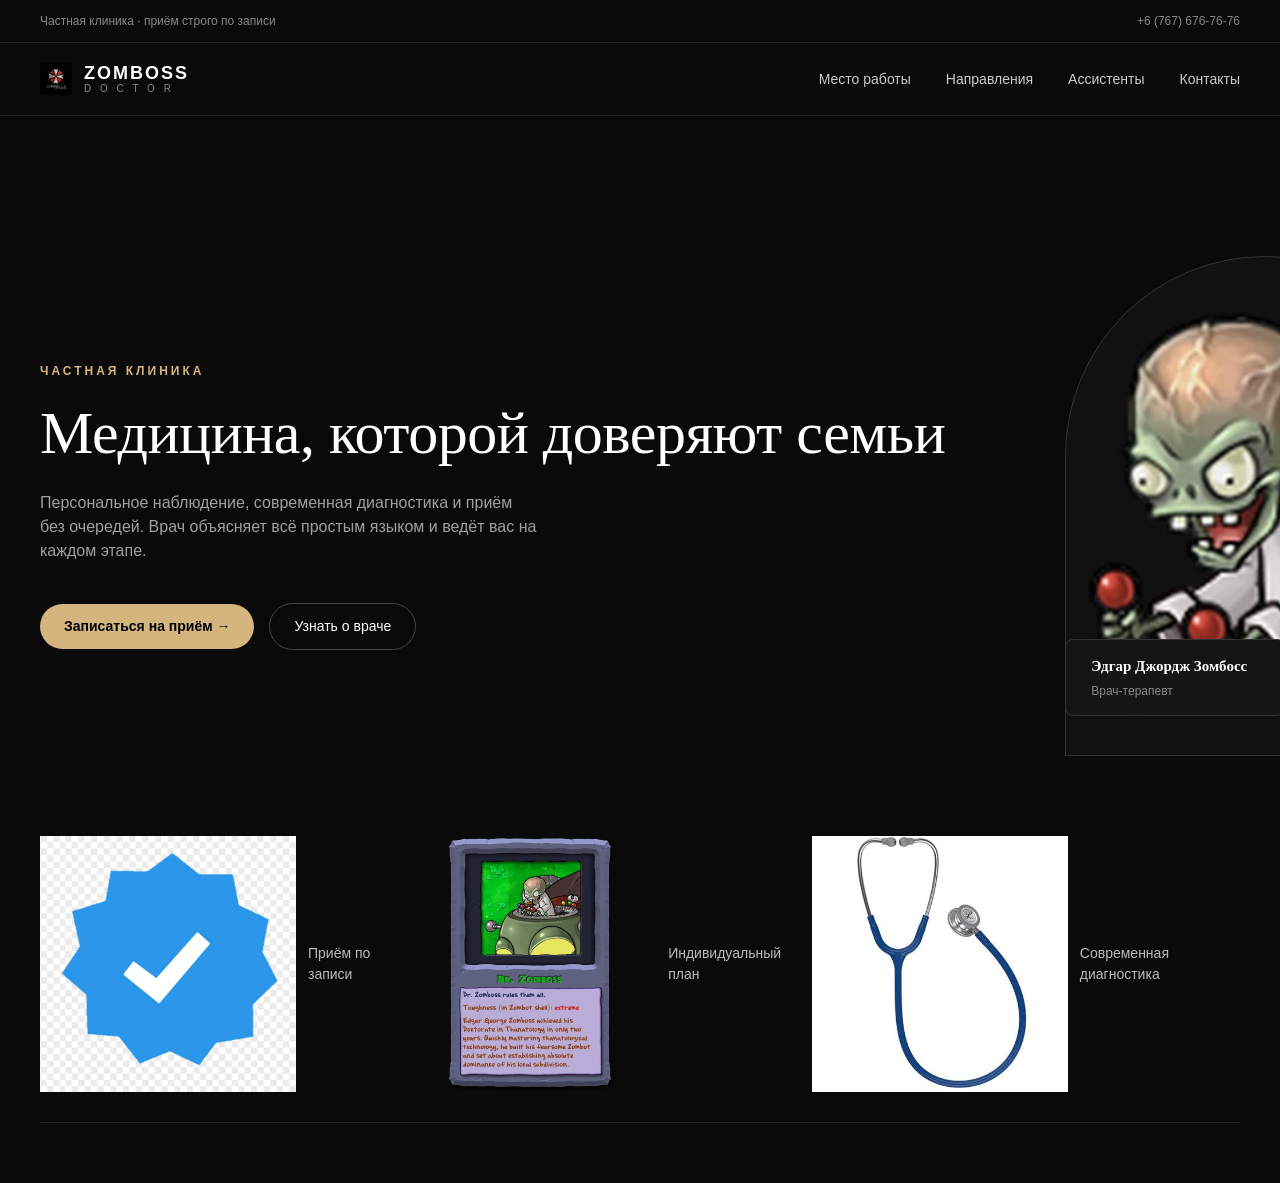
<file: index.html>
<!DOCTYPE html>
<html lang="ru">
<head>
    <meta charset="UTF-8">
    <meta name="viewport" content="width=device-width, initial-scale=1.0">
    <title>Запись к терапевту</title>
    <link rel="stylesheet" href="cartinki.css">
</head>
<body>

    <div class="top-bar">
        <div class="container top-bar-inner">
            <span>Частная клиника · приём строго по записи</span>
            <span>+6 (767) 676-76-76</span>
        </div>
    </div>

    <header class="main-header">
        <div class="container header-inner">
            <a href="index.html" class="logo">
                <img src="Logo.jpg" alt="Логотип" class="logo-icon">
                <div class="logo-text">
                    <strong>ZOMBOSS</strong>
                    <span>D O C T O R</span>
                </div>
            </a>
            
            <nav class="main-nav">
                <a href="#" onclick="toggleWorkText(); return false;">Место работы</a>
                <a href="perexod.html">Направления</a>
                <a href="assistenty.html">Ассистенты</a>
                <a href="#" onclick="toggleContactText(); return false;">Контакты</a>
            </nav>
        </div>

        <div id="workInfo" class="dropdown-info">
            <div class="container">
                <p>📍 <strong>Медцентр «Посмертный шанс»</strong> — г. Некрополь, ул. Реанимационная, 13</p>
                <p>📍 <strong>Клинико-диагностический центр «Санаторий Вечность»</strong> — г. Моргоград, пер. Трансплантационный</p>
            </div>
        </div>

        <div id="contactInfo" class="dropdown-info">
            <div class="container">
                <p>📞 <strong>Регистратура:</strong> <a href="tel:+79991112233">+9 (876) 543-21-00</a></p>
                <p>📞 <strong>Справочная служба:</strong> <a href="tel:+79994445566">+1 (234) 567-89-01</a></p>
            </div>
        </div>
    </header>

    <main class="container">
        <section class="hero">
            <div class="hero-text">
                <p class="subtitle">ЧАСТНАЯ КЛИНИКА</p>
                <h1>Медицина, которой доверяют семьи</h1>
                <p class="desc">Персональное наблюдение, современная диагностика и приём без очередей. Врач объясняет всё простым языком и ведёт вас на каждом этапе.</p>
                <div class="buttons">
                    <a href="anketa.html" class="btn-primary">Записаться на приём →</a>
                    <a href="cartochka.html" class="btn-outline">Узнать о враче</a>
                </div>
            </div>

            <div class="hero-image-block">
                <div class="arch-frame">
                    <img src="doctor.jpeg" alt="Врач" class="doctor-photo">
                </div>
                <div class="doctor-badge">
                    <strong>Эдгар Джордж Зомбосс</strong>
                    <span>Врач-терапевт</span>
                </div>
            </div>
        </section>

        <section class="features">
            <div class="feature-item">
                <img src="zapis.jpeg" alt="Иконка" class="feature-icon">
                <span>Приём по записи</span>
            </div>
            <div class="feature-item">
                <img src="plan.jpeg" alt="Иконка" class="feature-icon">
                <span>Индивидуальный план</span>
            </div>
            <div class="feature-item">
                <img src="diag.jpg" alt="Иконка" class="feature-icon">
                <span>Современная диагностика</span>
            </div>
        </section>

        <div class="section-divider"></div>
    </main>

    <script>
        function toggleWorkText() {
            var workBlock = document.getElementById("workInfo");
            var contactBlock = document.getElementById("contactInfo");
            contactBlock.classList.remove("show");
            workBlock.classList.toggle("show");
        }

        function toggleContactText() {
            var contactBlock = document.getElementById("contactInfo");
            var workBlock = document.getElementById("workInfo");
            workBlock.classList.remove("show");
            contactBlock.classList.toggle("show");


}
    </script>

</body>
</html>
</file>
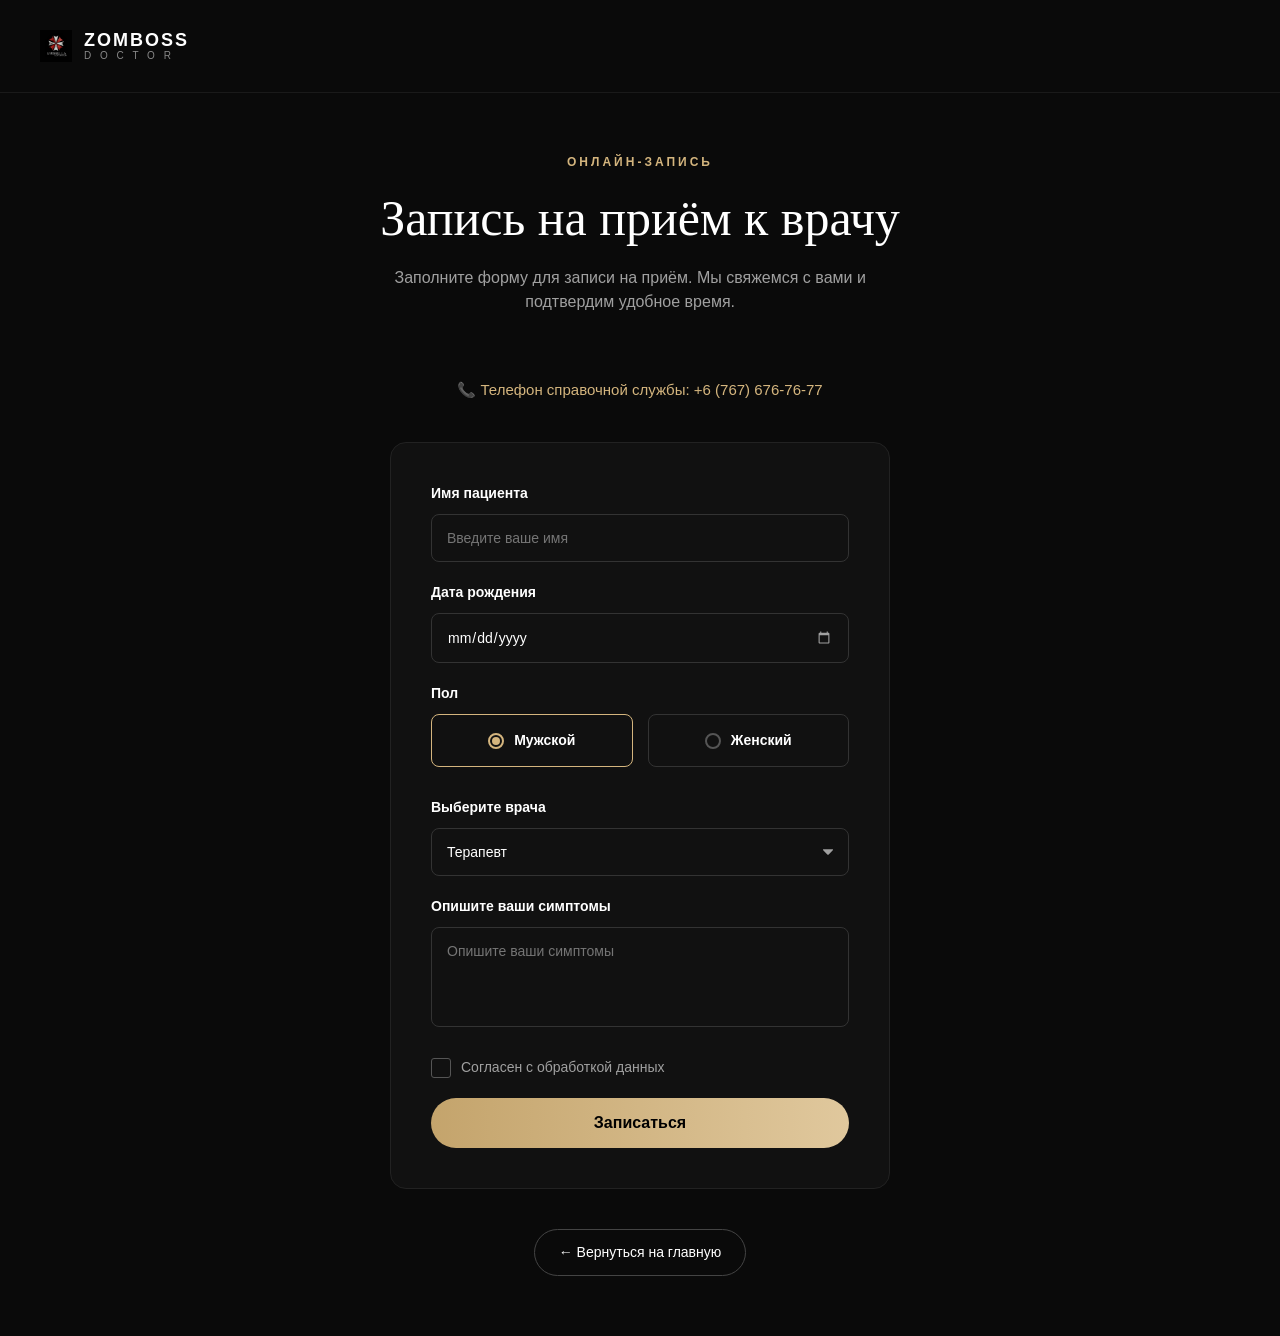
<file: anketa.html>
<!DOCTYPE html>
<html lang="ru">
<head>
    <meta charset="UTF-8">
    <meta name="viewport" content="width=device-width, initial-scale=1.0">
    <title>Анкета к терапевту</title>
    <link rel="stylesheet" href="cartinki.css">
</head>
<body>

    <header class="booking-header">
        <div class="container booking-header-inner">
            <a href="index.html" class="logo">
                <img src="Logo.jpg" alt="Логотип" class="logo-icon">
                <div class="logo-text">
                    <strong>ZOMBOSS</strong>
                    <span>D O C T O R</span>
                </div>
            </a>
        </div>
    </header>

    <main class="container booking-main">
        
        <div class="booking-text">
            <p class="subtitle">ОНЛАЙН-ЗАПИСЬ</p>
            <h1>Запись на приём к врачу</h1>
            <p class="desc">Заполните форму для записи на приём. Мы свяжемся с вами и подтвердим удобное время.</p>
            
            <div class="contact-info">
                <span>📞 Телефон справочной службы: +6 (767) 676-76-77</span>
            </div>
        </div>

        <div class="form-card">
            <form action="#">
                
                <div class="form-group">
                    <label for="name">Имя пациента</label>
                    <input type="text" id="name" placeholder="Введите ваше имя">
                </div>

                <div class="form-group">
                    <label for="date">Дата рождения</label>
                    <input type="date" id="date">
                </div>

                <div class="form-group">
                    <label>Пол</label>
                    <div class="custom-radio-group">
                        <label class="radio-label">
                            <input type="radio" name="gender" value="male" checked>
                            <span class="custom-radio"></span>
                            Мужской
                        </label>
                        <label class="radio-label">
                            <input type="radio" name="gender" value="female">
                            <span class="custom-radio"></span>
                            Женский
                        </label>
                    </div>
                </div>

                <div class="form-group">
                    <label for="doctor">Выберите врача</label>
                    <select id="doctor">
                        <option>Терапевт</option>
                        <option>Кардиолог</option>
                        <option>Офтальмолог</option>
                    </select>
                </div>

                <div class="form-group">
                    <label for="symptoms">Опишите ваши симптомы</label>
                    <textarea id="symptoms" placeholder="Опишите ваши симптомы"></textarea>
                </div>

                <div class="form-group checkbox-group">
                    <label class="checkbox-label">
                        <input type="checkbox">
                        <span class="custom-checkbox"></span>
                        Согласен с обработкой данных
                    </label>
                </div>

                <button type="submit" class="btn-submit">Записаться</button>

            </form>
        </div>

        <div class="return-btn-container" style="margin-top: 40px;">
            <a href="index.html" class="btn-outline">← Вернуться на главную</a>
        </div>

    </main>

</body>
</html>
</file>
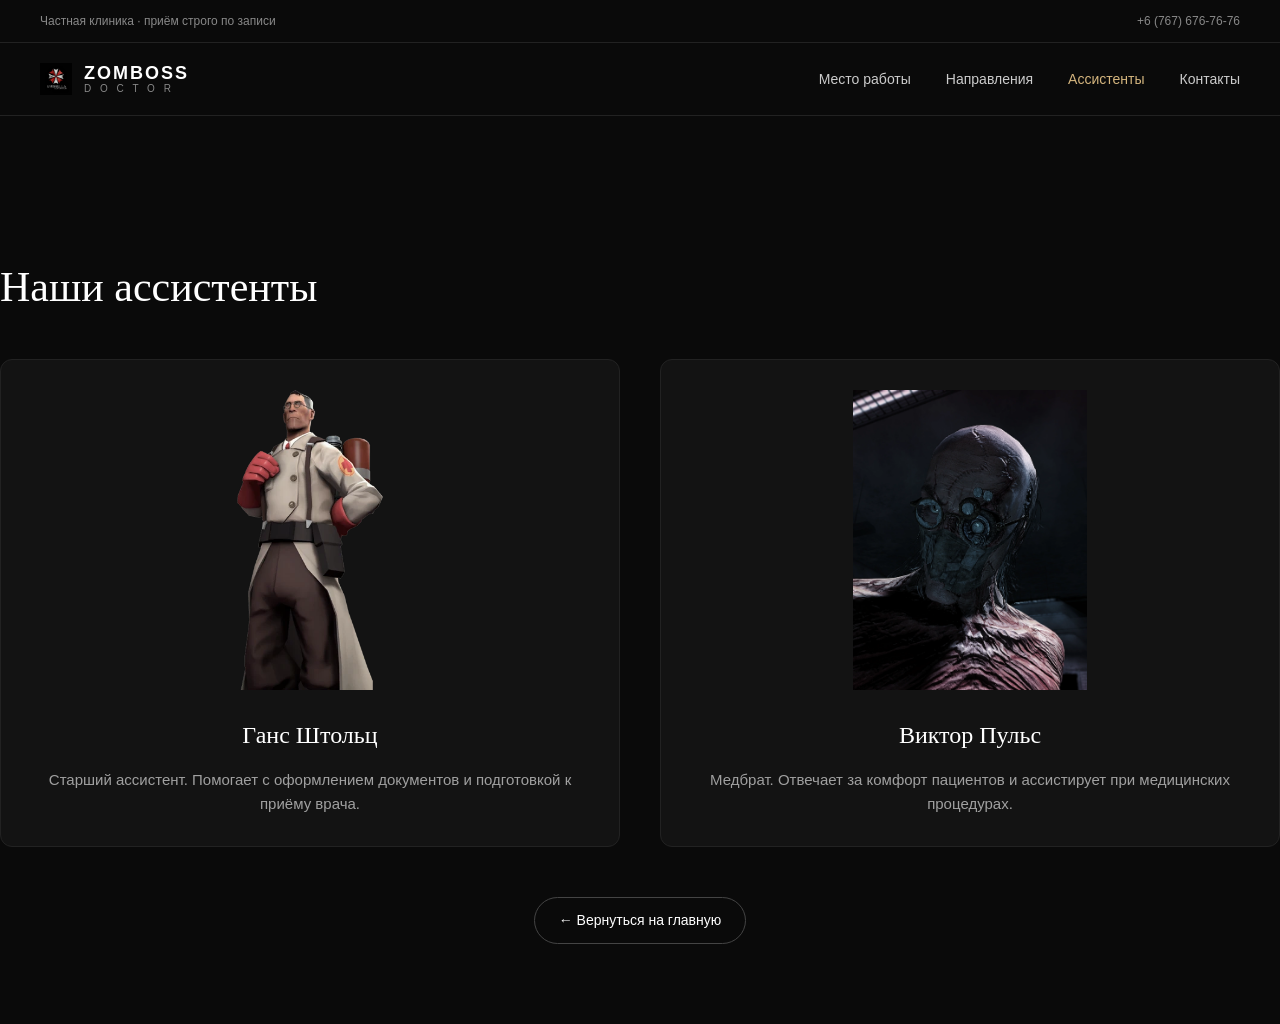
<file: assistenty.html>
<!DOCTYPE html>
<html lang="ru">
<head>
    <meta charset="UTF-8">
    <meta name="viewport" content="width=device-width, initial-scale=1.0">
    <title>Ассистенты врача</title>
    <link rel="stylesheet" href="cartinki.css">
</head>
<body>

    <div class="top-bar">
        <div class="container top-bar-inner">
            <span>Частная клиника · приём строго по записи</span>
            <span>+6 (767) 676-76-76</span>
        </div>
    </div>

    <header class="main-header">
        <div class="container header-inner">
            <a href="index.html" class="logo">
                <img src="Logo.jpg" alt="Логотип" class="logo-icon">
                <div class="logo-text">
                   <strong>ZOMBOSS</strong>
                    <span>D O C T O R</span>
                </div>
            </a>
            
            <nav class="main-nav">
                <a href="#" onclick="toggleWorkText(); return false;">Место работы</a>
                <a href="perexod.html">Направления</a>
                <a href="assistenty.html" style="color: #d4b57e;">Ассистенты</a>
                <a href="#" onclick="toggleContactText(); return false;">Контакты</a>
            </nav>
        </div>

        <div id="workInfo" class="dropdown-info">
            <div class="container">
                 <p>📍 <strong>Медцентр «Посмертный шанс»</strong> — г. Некрополь, ул. Реанимационная, 13</p>
                <p>📍 <strong>Клинико-диагностический центр «Санаторий Вечность»</strong> — г. Моргоград, пер. Трансплантационный</p>
            </div>
        </div>

        <div id="contactInfo" class="dropdown-info">
            <div class="container">
                <p>📞 <strong>Регистратура:</strong> <a href="tel:+79991112233">+9 (876) 543-21-00</a></p>
                <p>📞 <strong>Справочная служба:</strong> <a href="tel:+79994445566">+1 (234) 567-89-01</a></p>
            </div>
        </div>
    </header>

    <main class="container page-section">
        <div class="services-head">
            <h2>Наши ассистенты</h2>
        </div>
        
        <div class="assistants-grid">
            
            <div class="assistant-card">
                <img src="assist1.jpeg" alt="Ассистент 1" class="assistant-photo">
                <h3>Ганс Штольц</h3>
                <p>Старший ассистент. Помогает с оформлением документов и подготовкой к приёму врача.</p>
            </div>

            <div class="assistant-card">
                <img src="assist2.jpeg" alt="Ассистент 2" class="assistant-photo">
                <h3>Виктор Пульс</h3>
                <p>Медбрат. Отвечает за комфорт пациентов и ассистирует при медицинских процедурах.</p>
            </div>

        </div>

        <div class="return-btn-container">
            <a href="index.html" class="btn-outline">← Вернуться на главную</a>
        </div>
    </main>

    <script>
        function toggleWorkText() {
            var workBlock = document.getElementById("workInfo");
            var contactBlock = document.getElementById("contactInfo");
            contactBlock.classList.remove("show");
            workBlock.classList.toggle("show");
        }

        function toggleContactText() {
            var contactBlock = document.getElementById("contactInfo");
            var workBlock = document.getElementById("workInfo");
            workBlock.classList.remove("show");
            contactBlock.classList.toggle("show");
        }
    </script>

</body>
</html>
</file>
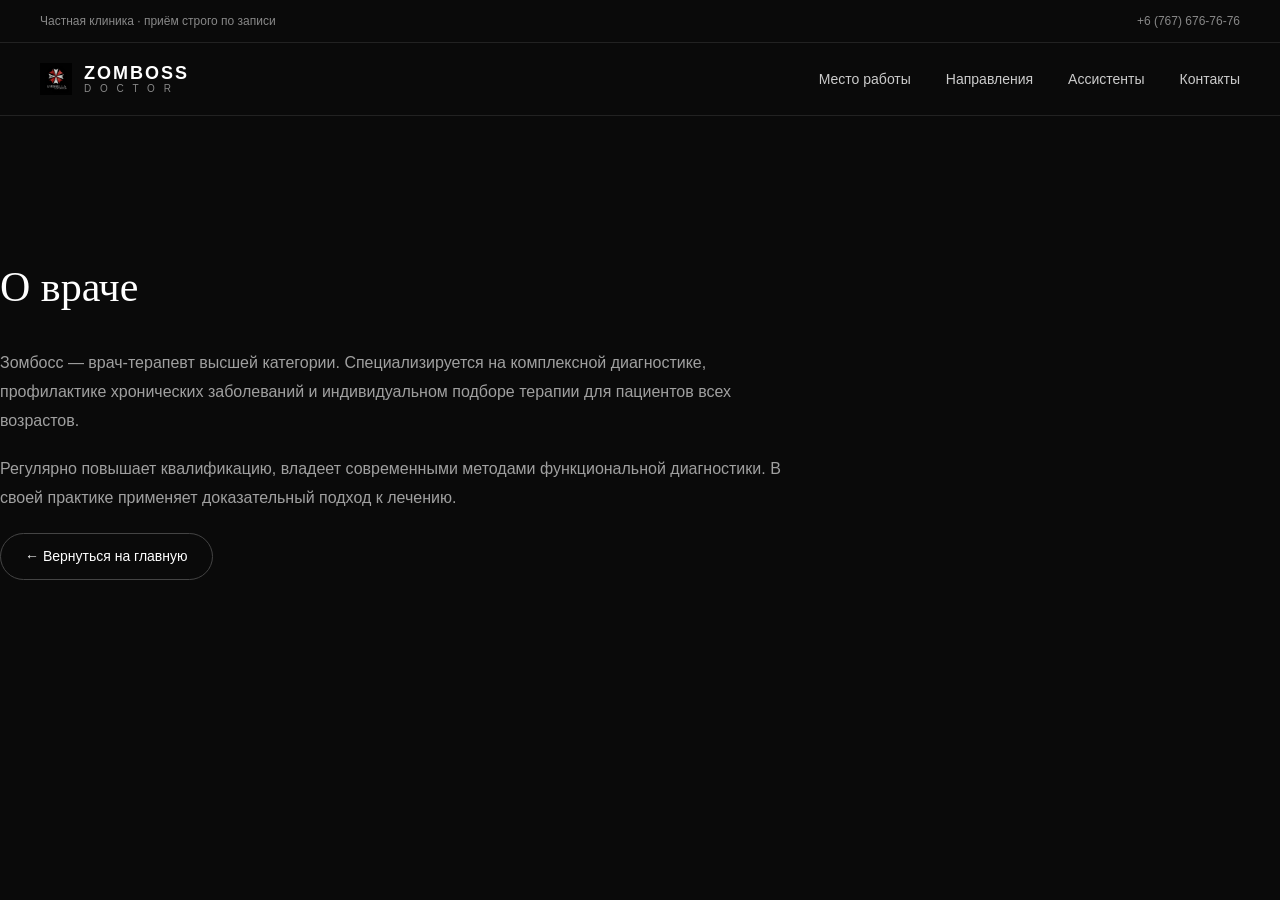
<file: cartochka.html>
<!DOCTYPE html>
<html lang="ru">
<head>
    <meta charset="UTF-8">
    <meta name="viewport" content="width=device-width, initial-scale=1.0">
    <title>О враче-терапевте</title>
    <link rel="stylesheet" href="cartinki.css">
</head>
<body>

    <div class="top-bar">
        <div class="container top-bar-inner">
            <span>Частная клиника · приём строго по записи</span>
            <span>+6 (767) 676-76-76</span>
        </div>
    </div>

    <header class="main-header">
        <div class="container header-inner">
            <a href="index.html" class="logo">
                <img src="Logo.jpg" alt="Логотип" class="logo-icon">
                <div class="logo-text">
                    <strong>ZOMBOSS</strong>
                    <span>D O C T O R</span>
                </div>
            </a>
            
            <nav class="main-nav">
                <a href="#" onclick="toggleWorkText(); return false;">Место работы</a>
                <a href="perexod.html">Направления</a>
                <a href="assistenty.html">Ассистенты</a>
                <a href="#" onclick="toggleContactText(); return false;">Контакты</a>
            </nav>
        </div>

        <div id="workInfo" class="dropdown-info">
            <div class="container">
                <p>📍 <strong>Клиника «ИВАНОВ»</strong> — г. Москва, ул. Ленина, д. 10</p>
                <p>📍 <strong>Медицинский центр «Здоровье»</strong> — г. Москва, пр-т Мира, д. 55</p>
            </div>
        </div>

        <div id="contactInfo" class="dropdown-info">
            <div class="container">
                <p>📞 <strong>Регистратура:</strong> <a href="tel:+79991112233">+9 (876) 543-21-00</a></p>
                <p>📞 <strong>Справочная служба:</strong> <a href="tel:+79994445566">+1 (234) 567-89-01</a></p>
            </div>
        </div>
    </header>

    <main class="container page-section">
        <div class="about-doctor">
            <h2>О враче</h2>
            <p>Зомбосс — врач-терапевт высшей категории. Специализируется на комплексной диагностике, профилактике хронических заболеваний и индивидуальном подборе терапии для пациентов всех возрастов.</p>
            <p>Регулярно повышает квалификацию, владеет современными методами функциональной диагностики. В своей практике применяет доказательный подход к лечению.</p>
            

         <a href="index.html" class="btn-outline">← Вернуться на главную</a>
        </div>
    </main>

    <script>
        function toggleWorkText() {
            var workBlock = document.getElementById("workInfo");
            var contactBlock = document.getElementById("contactInfo");
            contactBlock.classList.remove("show");
            workBlock.classList.toggle("show");
        }

        function toggleContactText() {
            var contactBlock = document.getElementById("contactInfo");
            var workBlock = document.getElementById("workInfo");
            workBlock.classList.remove("show");
            contactBlock.classList.toggle("show");
        }
    </script>

</body>
</html>
</file>
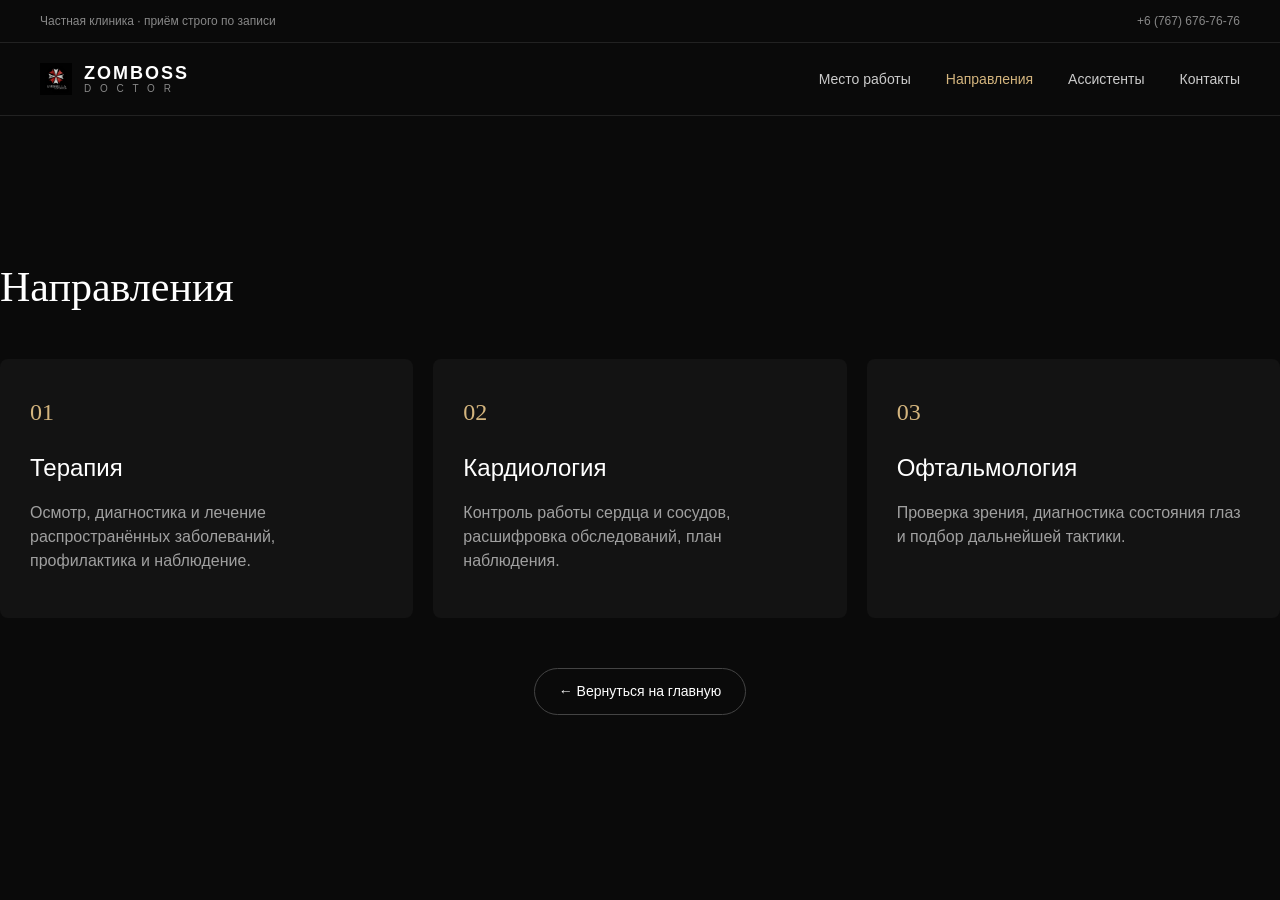
<file: perexod.html>
<!DOCTYPE html>
<html lang="ru">
<head>
    <meta charset="UTF-8">
    <meta name="viewport" content="width=device-width, initial-scale=1.0">
    <title>Направления у терапевта</title>
    <link rel="stylesheet" href="cartinki.css">
</head>
<body>

    <div class="top-bar">
        <div class="container top-bar-inner">
            <span>Частная клиника · приём строго по записи</span>
            <span>+6 (767) 676-76-76</span>
        </div>
    </div>

    <header class="main-header">
        <div class="container header-inner">
            <a href="index.html" class="logo">
                <img src="Logo.jpg" alt="Логотип" class="logo-icon">
                <div class="logo-text">
                 <strong>ZOMBOSS</strong>
                    <span>D O C T O R</span>
                </div>
            </a>
            
            <nav class="main-nav">
                <a href="#" onclick="toggleWorkText(); return false;">Место работы</a>
                <a href="perexod.html" style="color: #d4b57e;">Направления</a>
                <a href="assistenty.html">Ассистенты</a>
                <a href="#" onclick="toggleContactText(); return false;">Контакты</a>
            </nav>
        </div>

        <div id="workInfo" class="dropdown-info">
            <div class="container">
                <p>📍 <strong>Медцентр «Посмертный шанс»</strong> — г. Некрополь, ул. Реанимационная, 13</p>
                <p>📍 <strong>Клинико-диагностический центр «Санаторий Вечность»</strong> — г. Моргоград, пер. Трансплантационный</p>
            </div>
        </div>

        <div id="contactInfo" class="dropdown-info">
            <div class="container">
                <p>📞 <strong>Регистратура:</strong> <a href="tel:+79991112233">+9 (876) 543-21-00</a></p>
                <p>📞 <strong>Справочная служба:</strong> <a href="tel:+79994445566">+1 (234) 567-89-01</a></p>
            </div>
        </div>
    </header>

    <main class="container page-section">
        <div class="services-head">
            <h2>Направления</h2>
        </div>
        
        <div class="cards">
            <div class="card">
                <span class="num">01</span>
                <h3>Терапия</h3>
                <p>Осмотр, диагностика и лечение распространённых заболеваний, профилактика и наблюдение.</p>
            </div>
            
            <div class="card">
                <span class="num">02</span>
                <h3>Кардиология</h3>
                <p>Контроль работы сердца и сосудов, расшифровка обследований, план наблюдения.</p>
            </div>
            
            <div class="card">
                <span class="num">03</span>
                <h3>Офтальмология</h3>
                <p>Проверка зрения, диагностика состояния глаз и подбор дальнейшей тактики.</p>
            </div>
        </div>

        <div class="return-btn-container">
            <a href="index.html" class="btn-outline">← Вернуться на главную</a>
        </div>
    </main>

    <script>
        function toggleWorkText() {
            var workBlock = document.getElementById("workInfo");
            var contactBlock = document.getElementById("contactInfo");
            contactBlock.classList.remove("show");
            workBlock.classList.toggle("show");
        }

        function toggleContactText() {
            var contactBlock = document.getElementById("contactInfo");
            var workBlock = document.getElementById("workInfo");
            workBlock.classList.remove("show");
            contactBlock.classList.toggle("show");
        }
    </script>

</body>
</html>
</file>
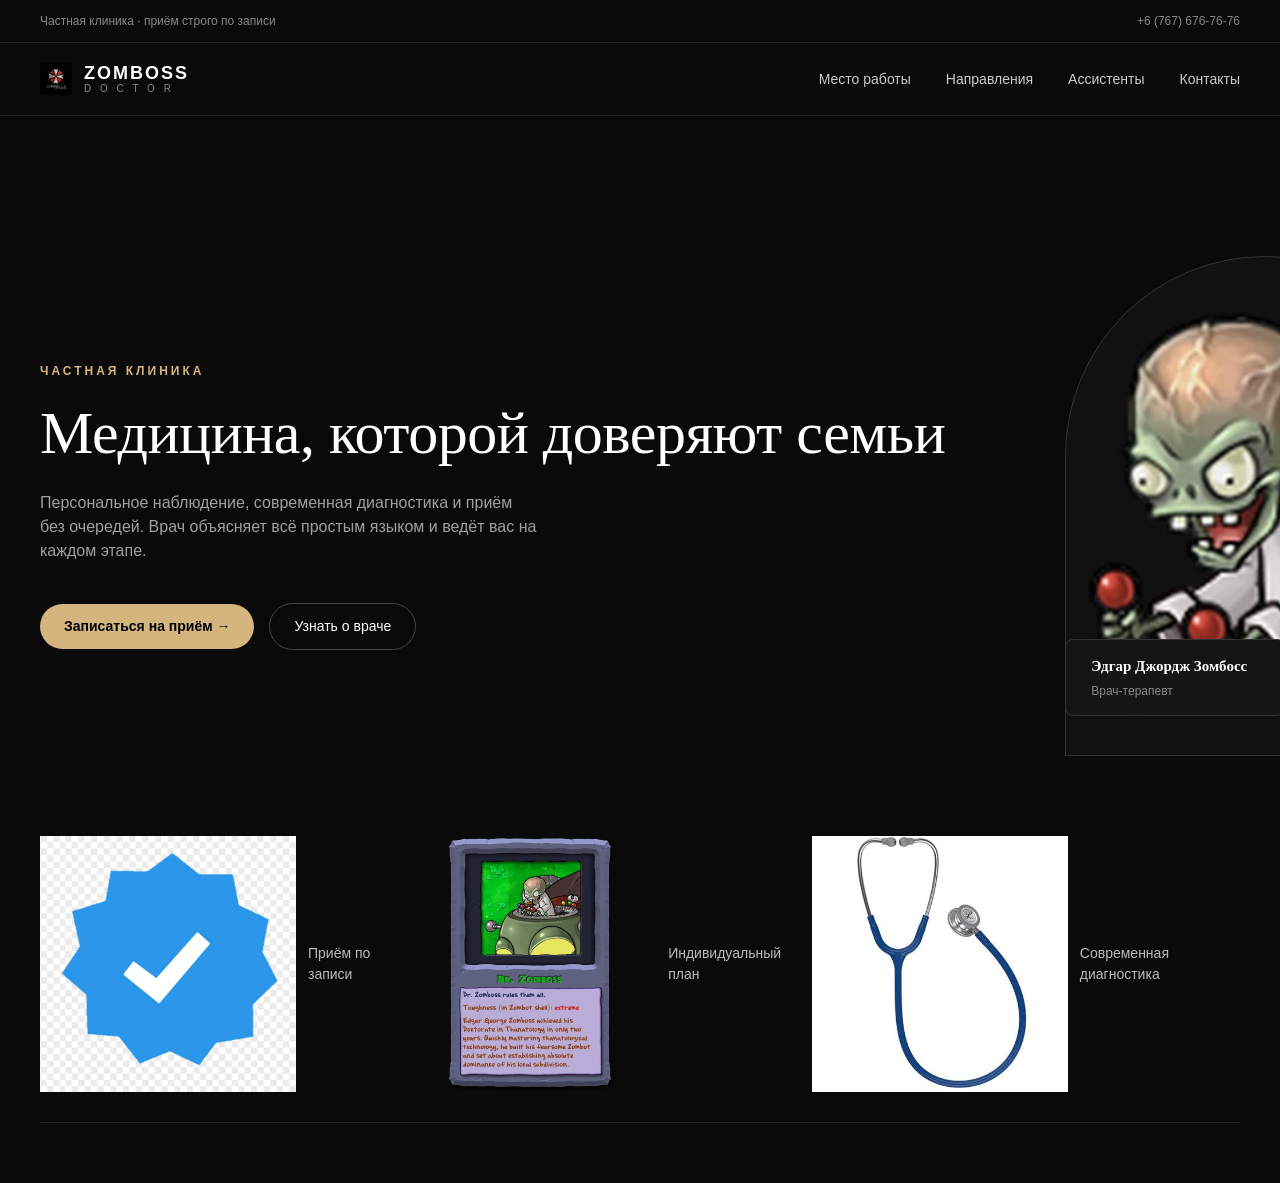
<file: Site.html>
<!DOCTYPE html>
<html lang="ru">
<head>
    <meta charset="UTF-8">
    <meta name="viewport" content="width=device-width, initial-scale=1.0">
    <title>Запись к терапевту</title>
    <link rel="stylesheet" href="cartinki.css">
</head>
<body>

    <div class="top-bar">
        <div class="container top-bar-inner">
            <span>Частная клиника · приём строго по записи</span>
            <span>+6 (767) 676-76-76</span>
        </div>
    </div>

    <header class="main-header">
        <div class="container header-inner">
            <a href="Site.html" class="logo">
                <img src="Logo.jpg" alt="Логотип" class="logo-icon">
                <div class="logo-text">
                    <strong>ZOMBOSS</strong>
                    <span>D O C T O R</span>
                </div>
            </a>
            
            <nav class="main-nav">
                <a href="#" onclick="toggleWorkText(); return false;">Место работы</a>
                <a href="perexod.html">Направления</a>
                <a href="assistenty.html">Ассистенты</a>
                <a href="#" onclick="toggleContactText(); return false;">Контакты</a>
            </nav>
        </div>

        <div id="workInfo" class="dropdown-info">
            <div class="container">
                <p>📍 <strong>Медцентр «Посмертный шанс»</strong> — г. Некрополь, ул. Реанимационная, 13</p>
                <p>📍 <strong>Клинико-диагностический центр «Санаторий Вечность»</strong> — г. Моргоград, пер. Трансплантационный</p>
            </div>
        </div>

        <div id="contactInfo" class="dropdown-info">
            <div class="container">
                <p>📞 <strong>Регистратура:</strong> <a href="tel:+79991112233">+9 (876) 543-21-00</a></p>
                <p>📞 <strong>Справочная служба:</strong> <a href="tel:+79994445566">+1 (234) 567-89-01</a></p>
            </div>
        </div>
    </header>

    <main class="container">
        <section class="hero">
            <div class="hero-text">
                <p class="subtitle">ЧАСТНАЯ КЛИНИКА</p>
                <h1>Медицина, которой доверяют семьи</h1>
                <p class="desc">Персональное наблюдение, современная диагностика и приём без очередей. Врач объясняет всё простым языком и ведёт вас на каждом этапе.</p>
                <div class="buttons">
                    <a href="anketa.html" class="btn-primary">Записаться на приём →</a>
                    <a href="cartochka.html" class="btn-outline">Узнать о враче</a>
                </div>
            </div>

            <div class="hero-image-block">
                <div class="arch-frame">
                    <img src="doctor.jpeg" alt="Врач" class="doctor-photo">
                </div>
                <div class="doctor-badge">
                    <strong>Эдгар Джордж Зомбосс</strong>
                    <span>Врач-терапевт</span>
                </div>
            </div>
        </section>

        <section class="features">
            <div class="feature-item">
                <img src="zapis.jpeg" alt="Иконка" class="feature-icon">
                <span>Приём по записи</span>
            </div>
            <div class="feature-item">
                <img src="plan.jpeg" alt="Иконка" class="feature-icon">
                <span>Индивидуальный план</span>
            </div>
            <div class="feature-item">
                <img src="diag.jpg" alt="Иконка" class="feature-icon">
                <span>Современная диагностика</span>
            </div>
        </section>

        <div class="section-divider"></div>
    </main>

    <script>
        function toggleWorkText() {
            var workBlock = document.getElementById("workInfo");
            var contactBlock = document.getElementById("contactInfo");
            contactBlock.classList.remove("show");
            workBlock.classList.toggle("show");
        }

        function toggleContactText() {
            var contactBlock = document.getElementById("contactInfo");
            var workBlock = document.getElementById("workInfo");
            workBlock.classList.remove("show");
            contactBlock.classList.toggle("show");


}
    </script>

</body>
</html>
</file>
<file: cartinki.css>
* {
    margin: 0;
    padding: 0;
    box-sizing: border-box;
}

body {
    background-color: #0a0a0a;
    color: #a0a0a0;
    font-family: Arial, sans-serif;
    line-height: 1.5;
}

h1, h2, h3 {
    font-family: 'Times New Roman', serif;
    font-weight: normal;
    color: #ffffff;
}

a {
    text-decoration: none;
    color: inherit;
    transition: color 0.3s;
}

a:hover {
    color: #d4b57e;
}

.container {
    max-width: 1400px; 
    margin: 0 auto;
    padding: 0 40px;
}

.top-bar {
    border-bottom: 1px solid #222; 
    padding: 12px 0;
    font-size: 12px;
    color: #888;
}

.top-bar-inner {
    display: flex;
    justify-content: space-between;
    align-items: center;
}

.main-header {
    border-bottom: 1px solid #222; 
    padding: 20px 0;
    position: relative; 
}

.header-inner {
    display: flex;
    justify-content: space-between;
    align-items: center;
}

.logo {
    display: flex;
    align-items: center;
    gap: 12px;
}

.logo-icon {
    width: 32px;
    height: 32px;
    object-fit: contain;
}

.logo-text {
    display: flex;
    flex-direction: column;
    line-height: 1.1;
}

.logo-text strong {
    font-size: 18px;
    color: #ffffff;
    letter-spacing: 2px;
}

.logo-text span {
    font-size: 10px;
    color: #888;
    letter-spacing: 3px;
}

.main-nav {
    display: flex;
    gap: 35px;
    font-size: 14px;
}

.main-nav a {
    color: #ccc;
}

.dropdown-info {
    position: absolute;
    top: 100%;
    left: 0;
    width: 100%;
    background-color: #131313;
    border-bottom: 1px solid transparent;
    text-align: center;
    opacity: 0;
    visibility: hidden;
    transform: translateY(-10px);
    transition: all 0.3s ease-in-out;
    z-index: 100;
}

.dropdown-info.show {
    opacity: 1;
    visibility: visible;
    transform: translateY(0);
    padding: 20px 0;
    border-bottom: 1px solid #d4b57e;
    box-shadow: 0 10px 20px rgba(0,0,0,0.5);
}

.dropdown-info p {
    color: #d4b57e;
    font-size: 16px;
    margin-bottom: 10px;
}

.dropdown-info strong {
    color: #ffffff;
}

.hero {
    display: flex;
    justify-content: space-between;
    align-items: center;
    gap: 120px; 
    padding: 140px 0 80px 0; 
}

.hero-text {
    flex: 1.2;
}

.subtitle {
    color: #d4b57e;
    font-size: 12px;
    letter-spacing: 3px;
    margin-bottom: 20px;
    font-weight: bold;
}

.hero h1 {
    font-size: 60px;
    line-height: 1.1;
    margin-bottom: 25px;
    letter-spacing: -0.5px;
    white-space: nowrap;
}

.desc {
    font-size: 16px;
    margin-bottom: 40px;
    max-width: 500px;
}

.buttons {
    display: flex;
    gap: 15px;
    align-items: center;
}

.hero-image-block {
    flex: 0.8;
    display: flex;
    justify-content: flex-end;
    position: relative;
}

.arch-frame {
    width: 400px;
    height: 500px;
    border: 1px solid #333;
    border-radius: 200px 200px 0 0;
    overflow: hidden;
    display: flex;
    justify-content: center;
    align-items: flex-end;
    background-color: #111;
}

.doctor-photo {
    width: 100%;
    height: 100%;
    object-fit: cover;
}

.doctor-badge {
    position: absolute;
    bottom: 40px;
    left: 0;
    background: #151515;
    border: 1px solid #333;
    padding: 15px 25px;
    border-radius: 8px;
    display: flex;
    flex-direction: column;
    min-width: 220px;
}

.doctor-badge strong {
    color: #ffffff;
    font-size: 15px;
    margin-bottom: 5px;
    font-family: 'Times New Roman', serif;
}

.doctor-badge span {
    color: #888;
    font-size: 12px;
}

.btn-outline, .btn-primary {
    padding: 12px 24px;
    border-radius: 40px;
    cursor: pointer;
    font-size: 14px;
    font-family: inherit;
    transition: 0.3s;
}

.btn-outline {
    background: transparent;
    border: 1px solid #444;
    color: #ffffff;
    display: inline-block;
    text-align: center;
}

.btn-outline:hover {
    border-color: #d4b57e;
    color: #d4b57e;
}

.btn-primary {
    background: #d4b57e;
    border: none;
    color: #000000;
    font-weight: bold;
}

.btn-primary:hover {
    background: #c4a46c;
}

.features {
    display: flex;
    justify-content: space-between;
    align-items: center;
    padding-bottom: 30px;
}

.feature-item {
    display: flex;
    align-items: center;
    gap: 12px;
    font-size: 14px;
    color: #bbb;
}

.feature-icon {
    width: 256px;
    height: 256px;
    object-fit: contain;
}

.section-divider {
    width: 100%;
    height: 1px;
    background-color: #222;
    margin-bottom: 60px;
}

.page-section {
    padding: 140px 0 80px 0; 
    min-height: 60vh;
}

.services-head {
    display: flex;
    justify-content: flex-start;
    align-items: flex-end;
    margin-bottom: 40px;
}

.services-head h2 {
    font-size: 42px;
}

.cards {
    display: flex;
    gap: 20px;
}

.card {
    background: #131313;
    padding: 35px 30px;
    border-radius: 8px;
    flex: 1;
    display: flex;
    flex-direction: column;
}

.num {
    color: #d4b57e;
    font-family: 'Times New Roman', serif;
    font-size: 24px;
    margin-bottom: 20px;
}

.card h3 {
    font-size: 24px;
    margin-bottom: 15px;
    font-family: Arial, sans-serif;
}

.card p {
    font-size: 16px;
    color: #a0a0a0;
    margin-bottom: 10px;
}

.return-btn-container {
    margin-top: 50px;
    text-align: center;
}

.about-doctor h2 {
    font-size: 42px;
    margin-bottom: 30px;
    color: #ffffff;
}

.about-doctor p {
    font-size: 16px;
    line-height: 1.8;
    margin-bottom: 20px;
    max-width: 800px;
    color: #a0a0a0;
}
.assistants-grid {
    display: flex;
    gap: 40px; 
    justify-content: space-between;
    margin-top: 40px;
}

.assistant-card {
    flex: 1; 
    background-color: #131313; 
    padding: 30px;
    border-radius: 12px;
    border: 1px solid #222;
    text-align: center;
    transition: 0.3s;
}


.assistant-photo {
    width: 100%;
    height: 300px; 
    object-fit: contain; 
    border-radius: 8px;
    margin-bottom: 20px;
}

.assistant-card h3 {
    color: #ffffff;
    font-size: 24px;
    margin-bottom: 15px;
    font-family: 'Times New Roman', serif;
}

.assistant-card p {
    color: #a0a0a0;
    font-size: 15px;
    line-height: 1.6;
}

.booking-header {
    padding: 30px 0;
    border-bottom: 1px solid #1a1a1a;
}

.booking-header-inner {
    display: flex;
    justify-content: flex-start;
    align-items: center;
}

.booking-main {
    display: flex;
    flex-direction: column;
    align-items: center;
    padding: 60px 0;
    text-align: center;
}

.booking-text {
    max-width: 600px;
    margin-bottom: 40px;
}

.booking-text h1 {
    font-size: 50px;
    line-height: 1.1;
    margin-bottom: 20px;
}

.contact-info {
    margin-top: 25px;
    color: #d4b57e;
    font-size: 15px;
    display: inline-block;
}

.form-card {
    width: 100%;
    max-width: 500px;
    background-color: #111111;
    padding: 40px;
    border-radius: 16px;
    border: 1px solid #222;
    text-align: left;
}

.form-group {
    margin-bottom: 20px;
    display: flex;
    flex-direction: column;
}

.form-group label {
    font-size: 14px;
    color: #ffffff;
    margin-bottom: 10px;
    font-weight: bold;
}

.form-card input[type="text"],
.form-card input[type="date"],
.form-card select,
.form-card textarea {
    width: 100%;
    background-color: transparent;
    border: 1px solid #333;
    border-radius: 8px;
    padding: 15px;
    color: #ffffff;
    font-family: inherit;
    font-size: 14px;
    outline: none;
    transition: border-color 0.3s;
}

.form-card select {
    appearance: none;
    -webkit-appearance: none;
    -moz-appearance: none;
    background-image: url("data:image/svg+xml;charset=US-ASCII,%3Csvg%20xmlns%3D%22http%3A%2F%2Fwww.w3.org%2F2000%2Fsvg%22%20width%3D%22292.4%22%20height%3D%22292.4%22%3E%3Cpath%20fill%3D%22%23a0a0a0%22%20d%3D%22M287%2069.4a17.6%2017.6%200%200%200-13-5.4H18.4c-5%200-9.3%201.8-12.9%205.4A17.6%2017.6%200%200%200%200%2082.2c0%205%201.8%209.3%205.4%2012.9l128%20127.9c3.6%203.6%207.8%205.4%2012.8%205.4s9.2-1.8%2012.8-5.4L287%2095c3.5-3.5%205.4-7.8%205.4-12.8%200-5-1.9-9.2-5.5-12.8z%22%2F%3E%3C%2Fsvg%3E");
    background-repeat: no-repeat;
    background-position: right 15px top 50%;
    background-size: 10px auto;
    cursor: pointer;
}

.form-card select option {
    background-color: #111111;
    color: #ffffff;
    padding: 10px;
}

.form-card input[type="text"]:focus,
.form-card input[type="date"]:focus,
.form-card select:focus,
.form-card textarea:focus {
    border-color: #d4b57e;
}

.form-card textarea {
    resize: none;
    height: 100px;
}

.custom-radio-group {
    display: flex;
    gap: 15px;
}

.radio-label {
    flex: 1;
    display: flex;
    align-items: center;
    justify-content: center;
    gap: 10px;
    padding: 15px;
    border: 1px solid #333;
    border-radius: 8px;
    cursor: pointer;
    color: #a0a0a0;
    transition: 0.3s;
}

.radio-label input {
    display: none;
}

.custom-radio {
    width: 16px;
    height: 16px;
    border-radius: 50%;
    border: 2px solid #555;
    display: inline-block;
    position: relative;
}

.radio-label input:checked + .custom-radio {
    border-color: #d4b57e;
}

.radio-label input:checked + .custom-radio::after {
    content: '';
    position: absolute;
    top: 50%;
    left: 50%;
    transform: translate(-50%, -50%);
    width: 8px;
    height: 8px;
    background-color: #d4b57e;
    border-radius: 50%;
}

.radio-label:has(input:checked) {
    border-color: #d4b57e;
    color: #ffffff;
}

.checkbox-group {
    margin-top: 30px;
    margin-bottom:


0px;
}

.checkbox-label {
    display: flex;
    align-items: center;
    gap: 10px;
    cursor: pointer;
    font-weight: normal !important;
    color: #a0a0a0 !important;
}

.checkbox-label input {
    display: none;
}

.custom-checkbox {
    width: 20px;
    height: 20px;
    background-color: transparent;
    border: 1px solid #555;
    display: inline-block;
    border-radius: 3px;
    position: relative;
    transition: 0.2s;
}

.checkbox-label input:checked + .custom-checkbox {
    background-color: #d4b57e;
    border-color: #d4b57e;
}

.checkbox-label input:checked + .custom-checkbox::after {
    content: '✓';
    position: absolute;
    top: 50%;
    left: 50%;
    transform: translate(-50%, -50%);
    color: #000;
    font-size: 14px;
    font-weight: bold;
}

input[type="date"]::-webkit-calendar-picker-indicator {
    filter: invert(1);
    opacity: 0.6;
    cursor: pointer;
}

.btn-submit {
    width: 100%;
    padding: 16px;
    border-radius: 30px;
    background: linear-gradient(90deg, #c4a46c, #e0c89d);
    border: none;
    color: #000000;
    font-size: 16px;
    font-weight: bold;
    cursor: pointer;
    transition: 0.3s;
    margin-top: 10px;
}

.btn-submit:hover {
    background: linear-gradient(90deg, #d4b57e, #f0d8a8);
}
</file>
